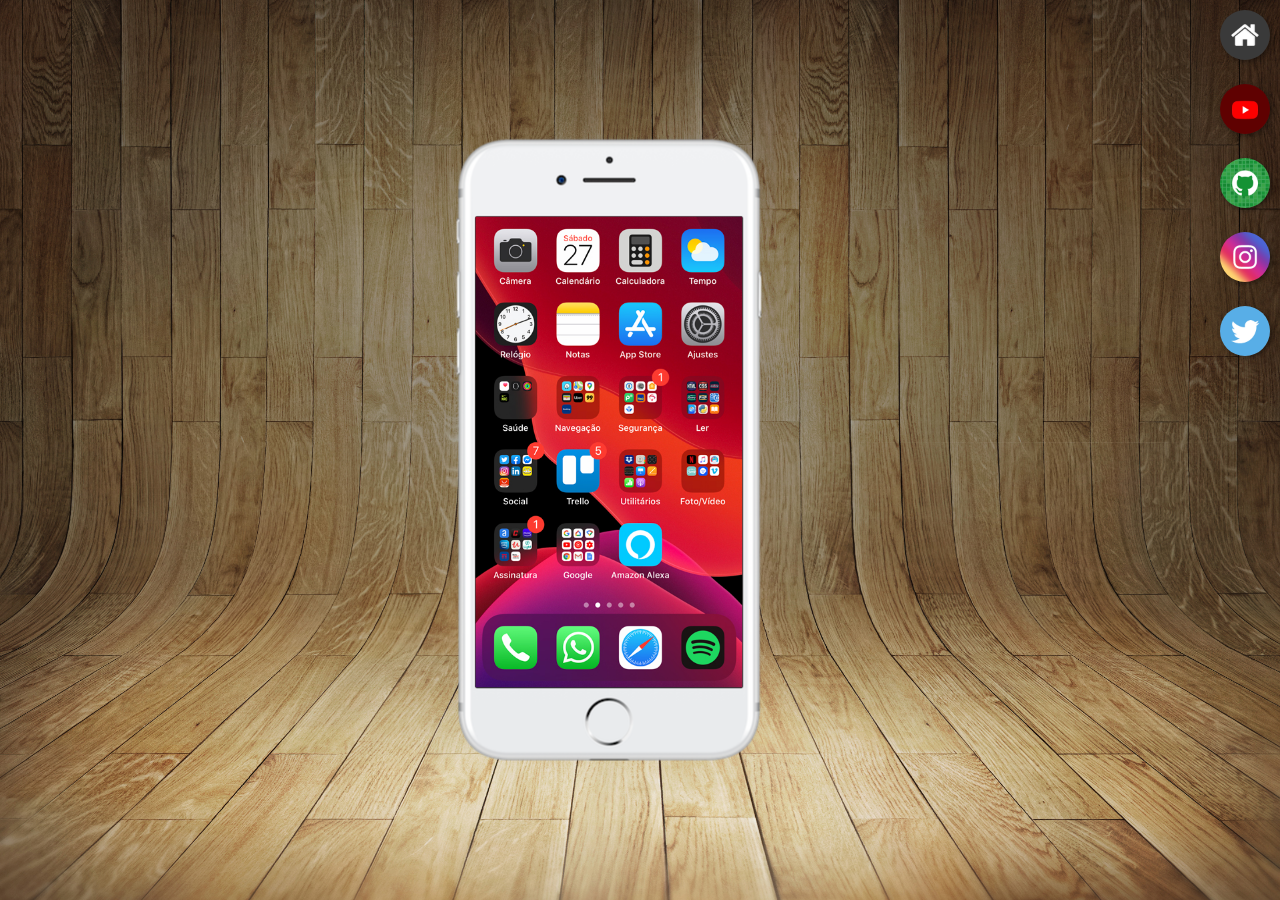
<file: index.html>
<!DOCTYPE html>
<html lang="pt-br">
<head>
    <meta charset="UTF-8">
    <meta name="viewport" content="width=device-width, initial-scale=1.0">
    <link rel="shortcut icon" href="imagens/favicon.ico" type="image/x-icon">
    <link rel="stylesheet" href="estilos/style.css">
    <title>Projeto Redes Sociais</title>
</head>
<body>
    <main>
        <section id="telefone">
            <iframe src="home.html" name= "tela" id="tela" frameborder="0">
                Seu navegador não é compatível com isso.
            </iframe>
        </section>
        <section id="redes-sociais">
           <a href="home.html" target="tela"><img src="imagens/logo-home.jpg" alt="Home"></a><br>
           <a href="youtube.html" target="tela"><img src="imagens/logo-youtube.jpg" alt="Youtube"></a><br>
           <a href="github.html" target="tela"><img src="imagens/logo-github.jpg" alt="Github"></a><br>
           <a href="instagram.html" target="tela"><img src="imagens/logo-instagram.jpg" alt="Instagram"></a><br>
           <a href="twitter.html" target="tela"><img src="imagens/logo-twitter.jpg" alt="Twitter"></a><br>
    
        </section>
    </main>

</body>
</html>
</file>
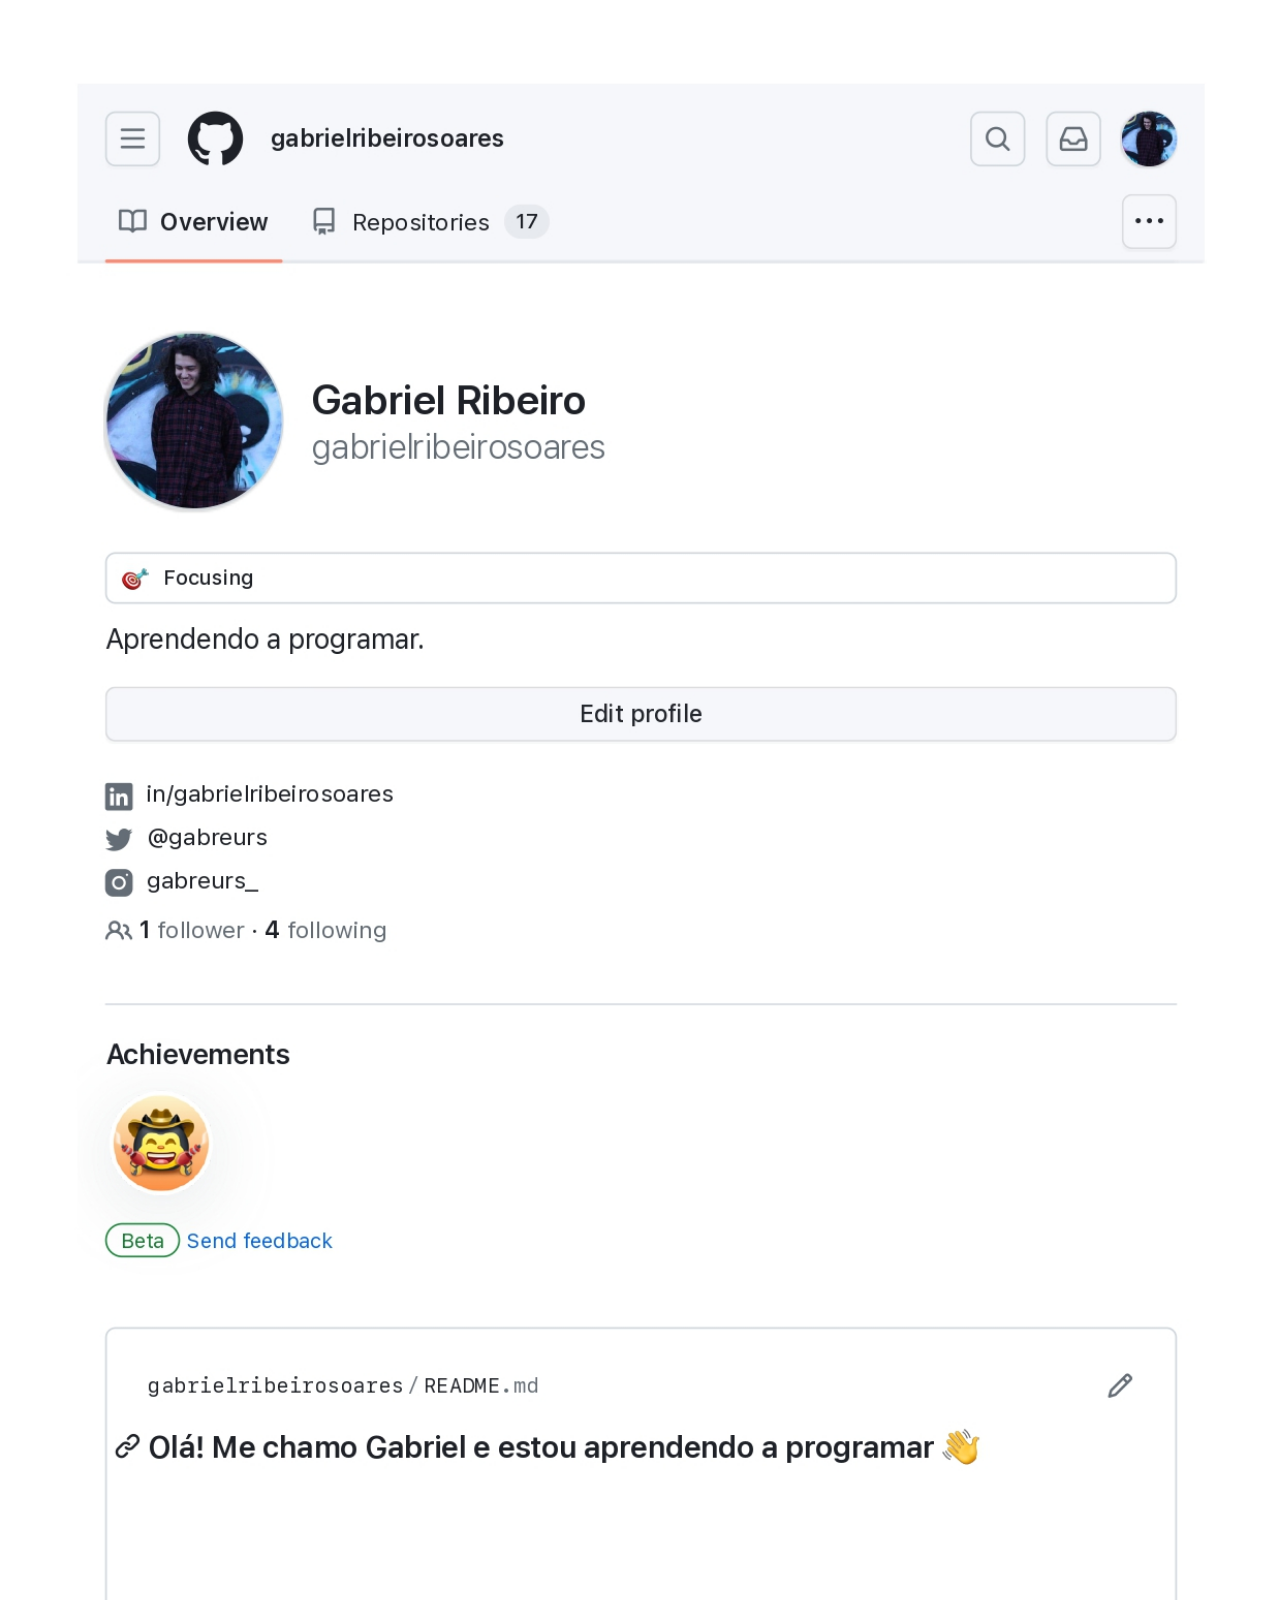
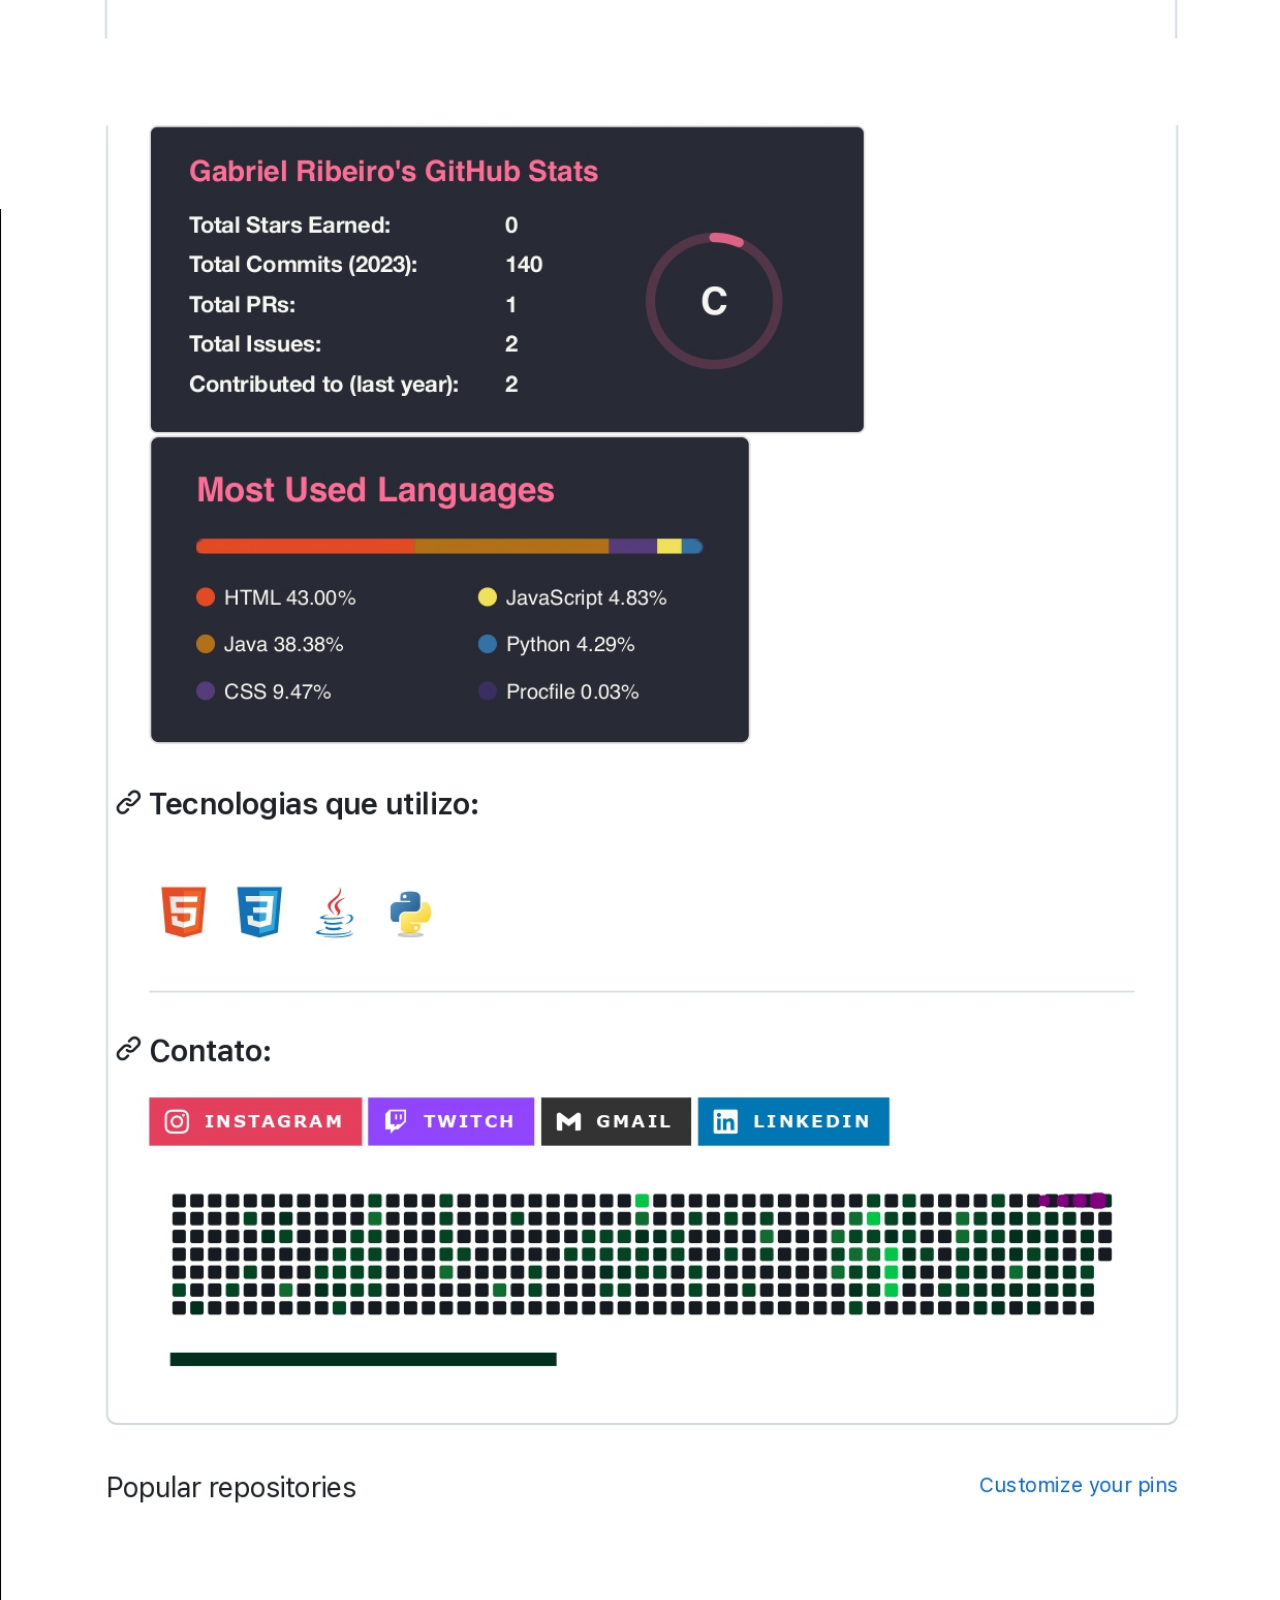
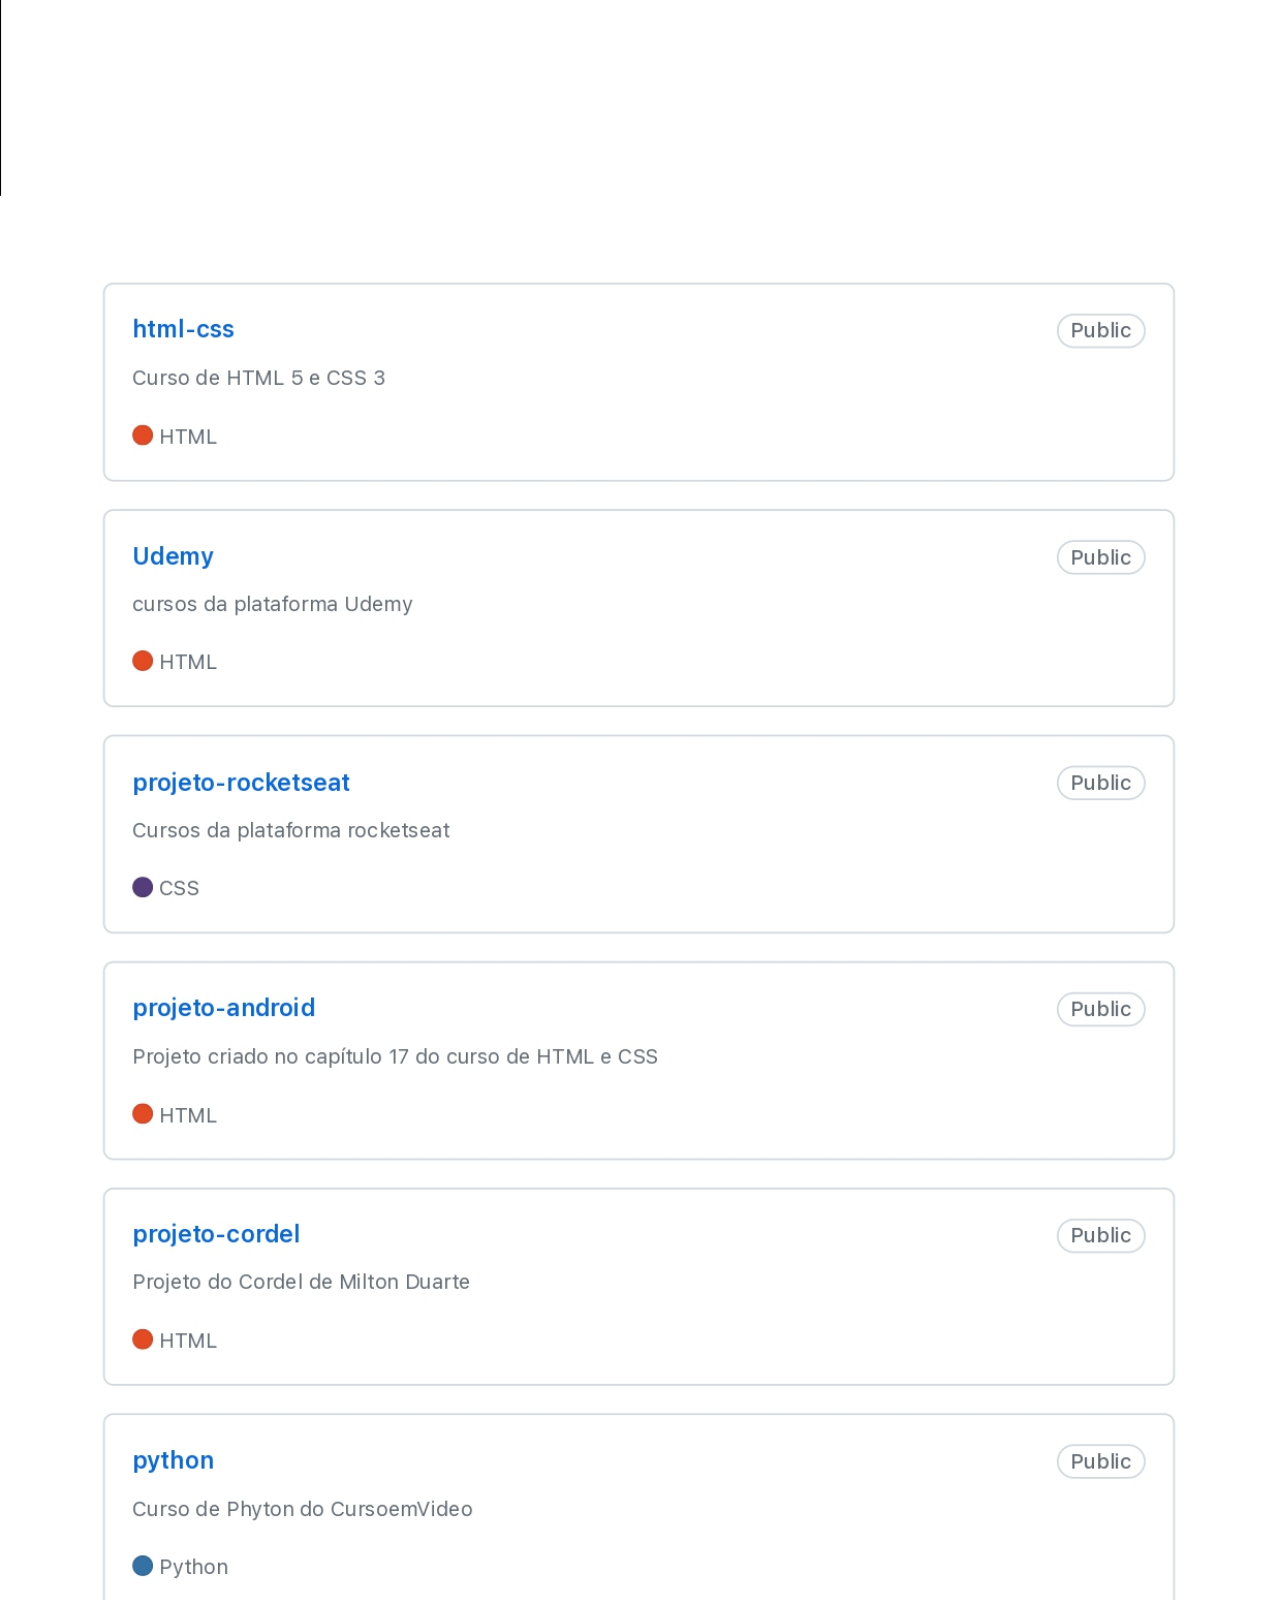
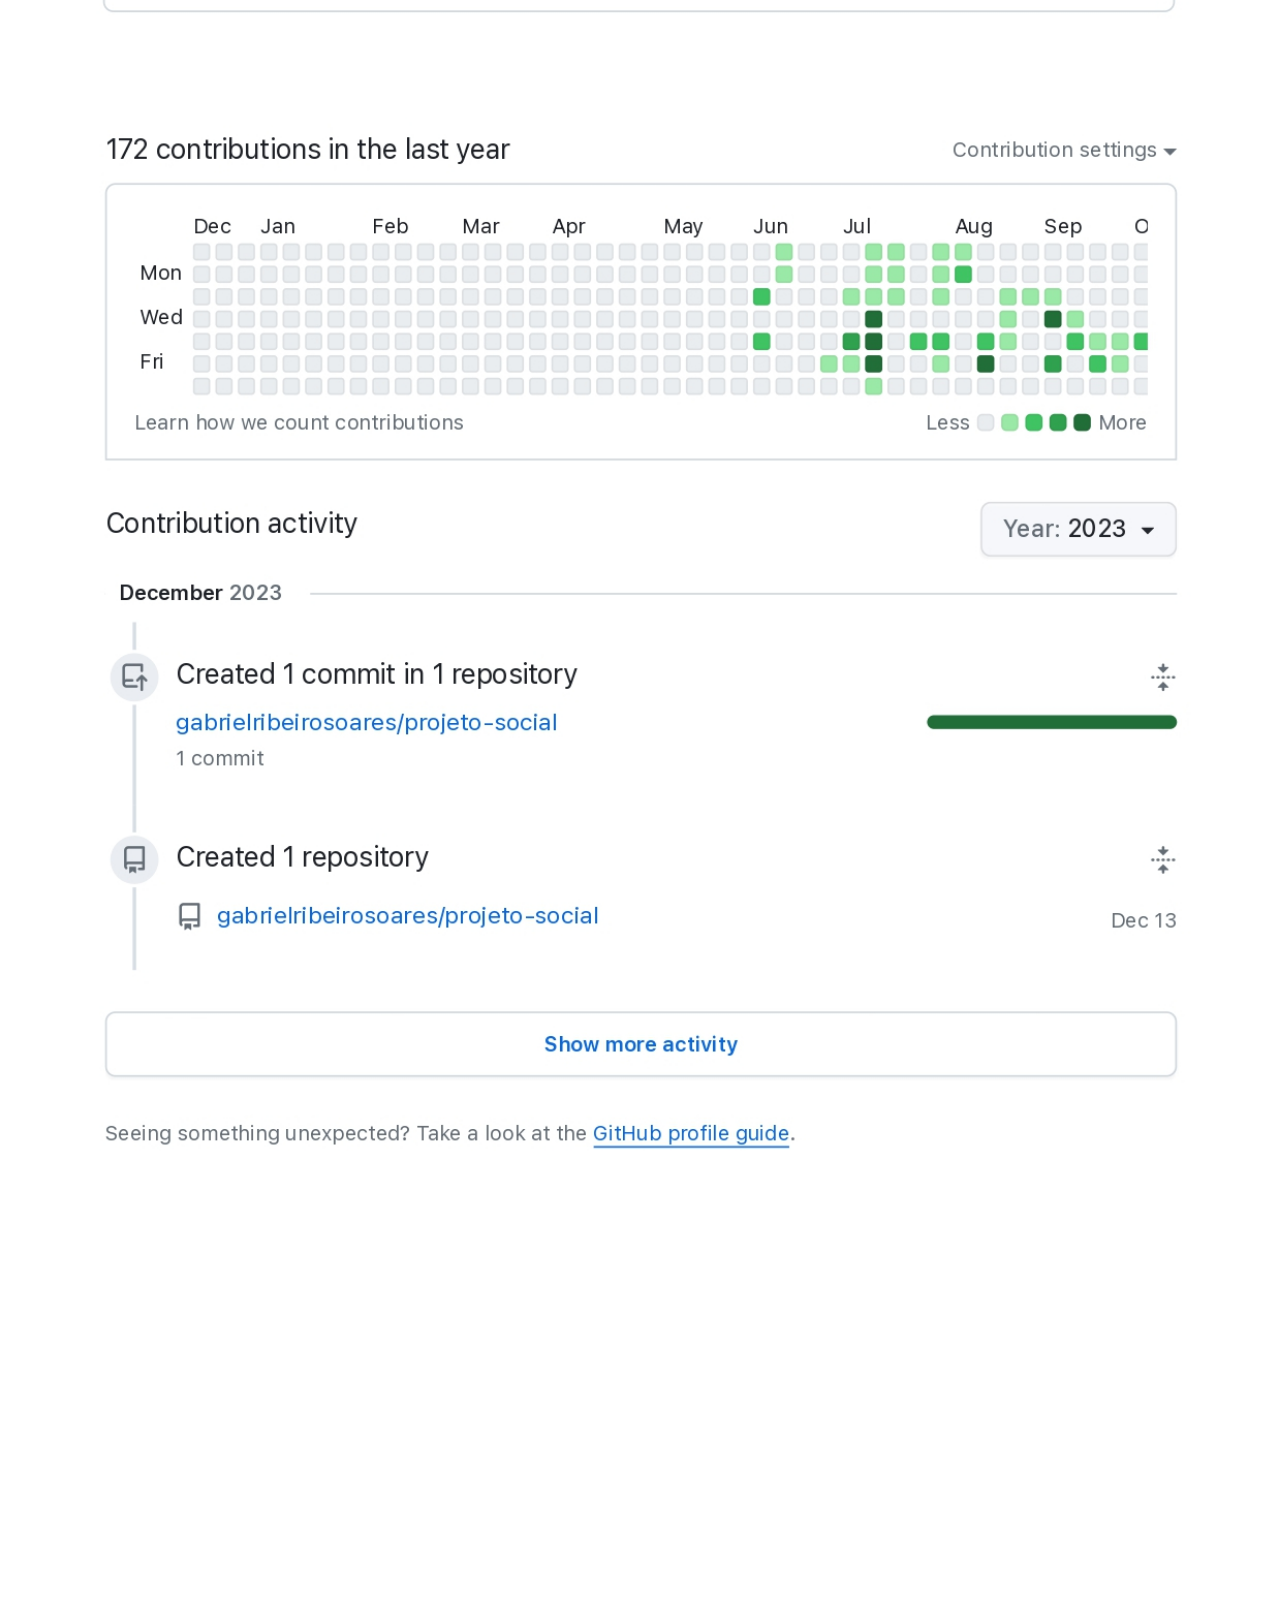
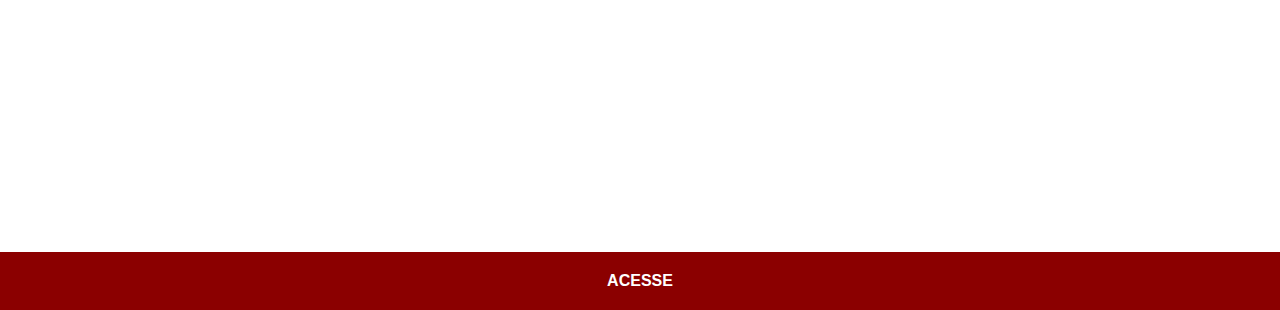
<file: github.html>
<!DOCTYPE html>
<html lang="pt-br">
<head>
    <meta charset="UTF-8">
    <meta name="viewport" content="width=device-width, initial-scale=1.0">
    <link rel="stylesheet" href="estilos/social.css">
    <title>GitHub</title>
</head>

<body>
    <img src="imagens/tela-github.jpg" alt="GitHub">
    <a href="https://github.com/gabrielribeirosoares" target="_blank" >ACESSE</a>
</body>
</html>
</file>
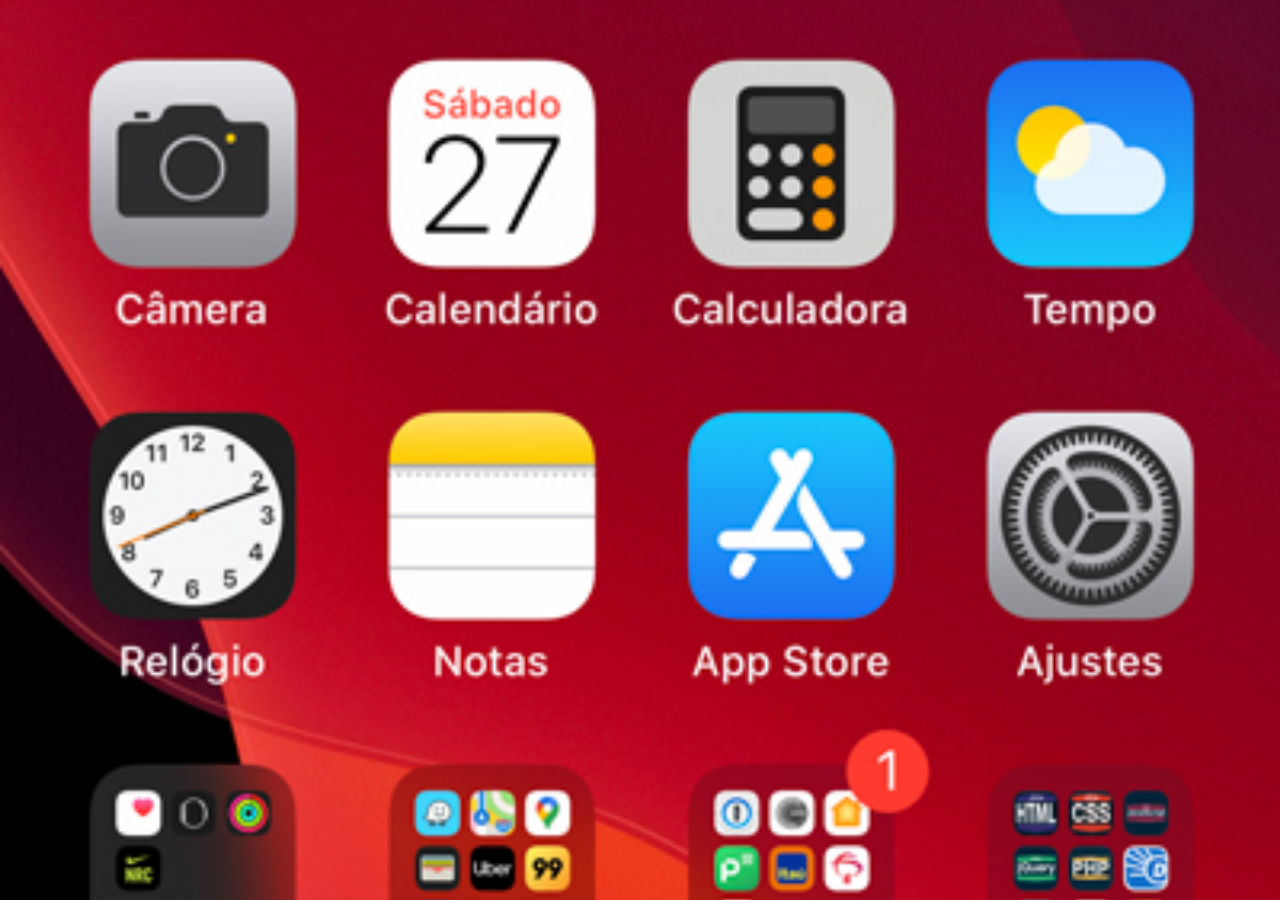
<file: home.html>
<!DOCTYPE html>
<html lang="pt-br">
<head>
    <meta charset="UTF-8">
    <meta name="viewport" content="width=device-width, initial-scale=1.0">
    <title>Home</title>
</head>
<style>
    *{
        margin: 0px;
        padding: 0px;

    }

    body {
        width: 100vw;
        height: 100vh;
        background: black url(imagens/tela-home.jpg) no-repeat top center;
        background-size: cover;
    }
</style>
<body>

</body>
</html>
</file>
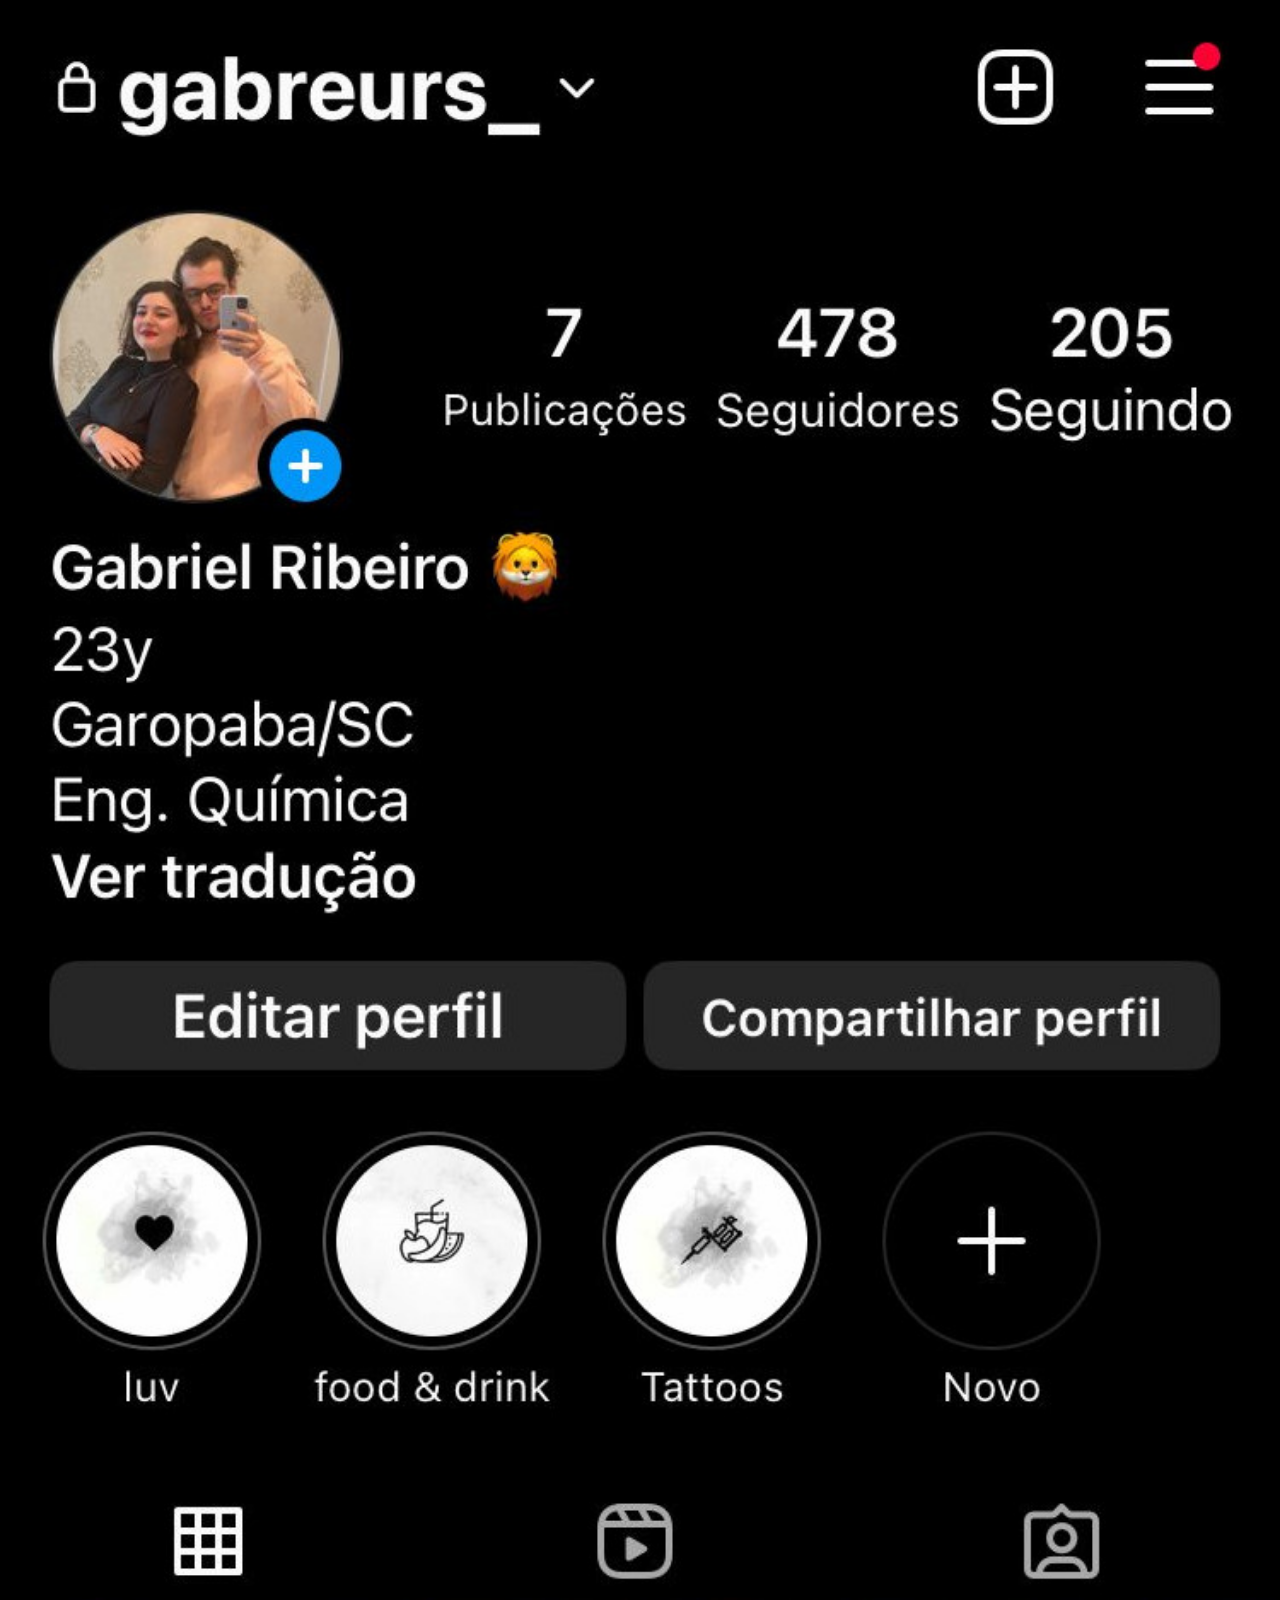
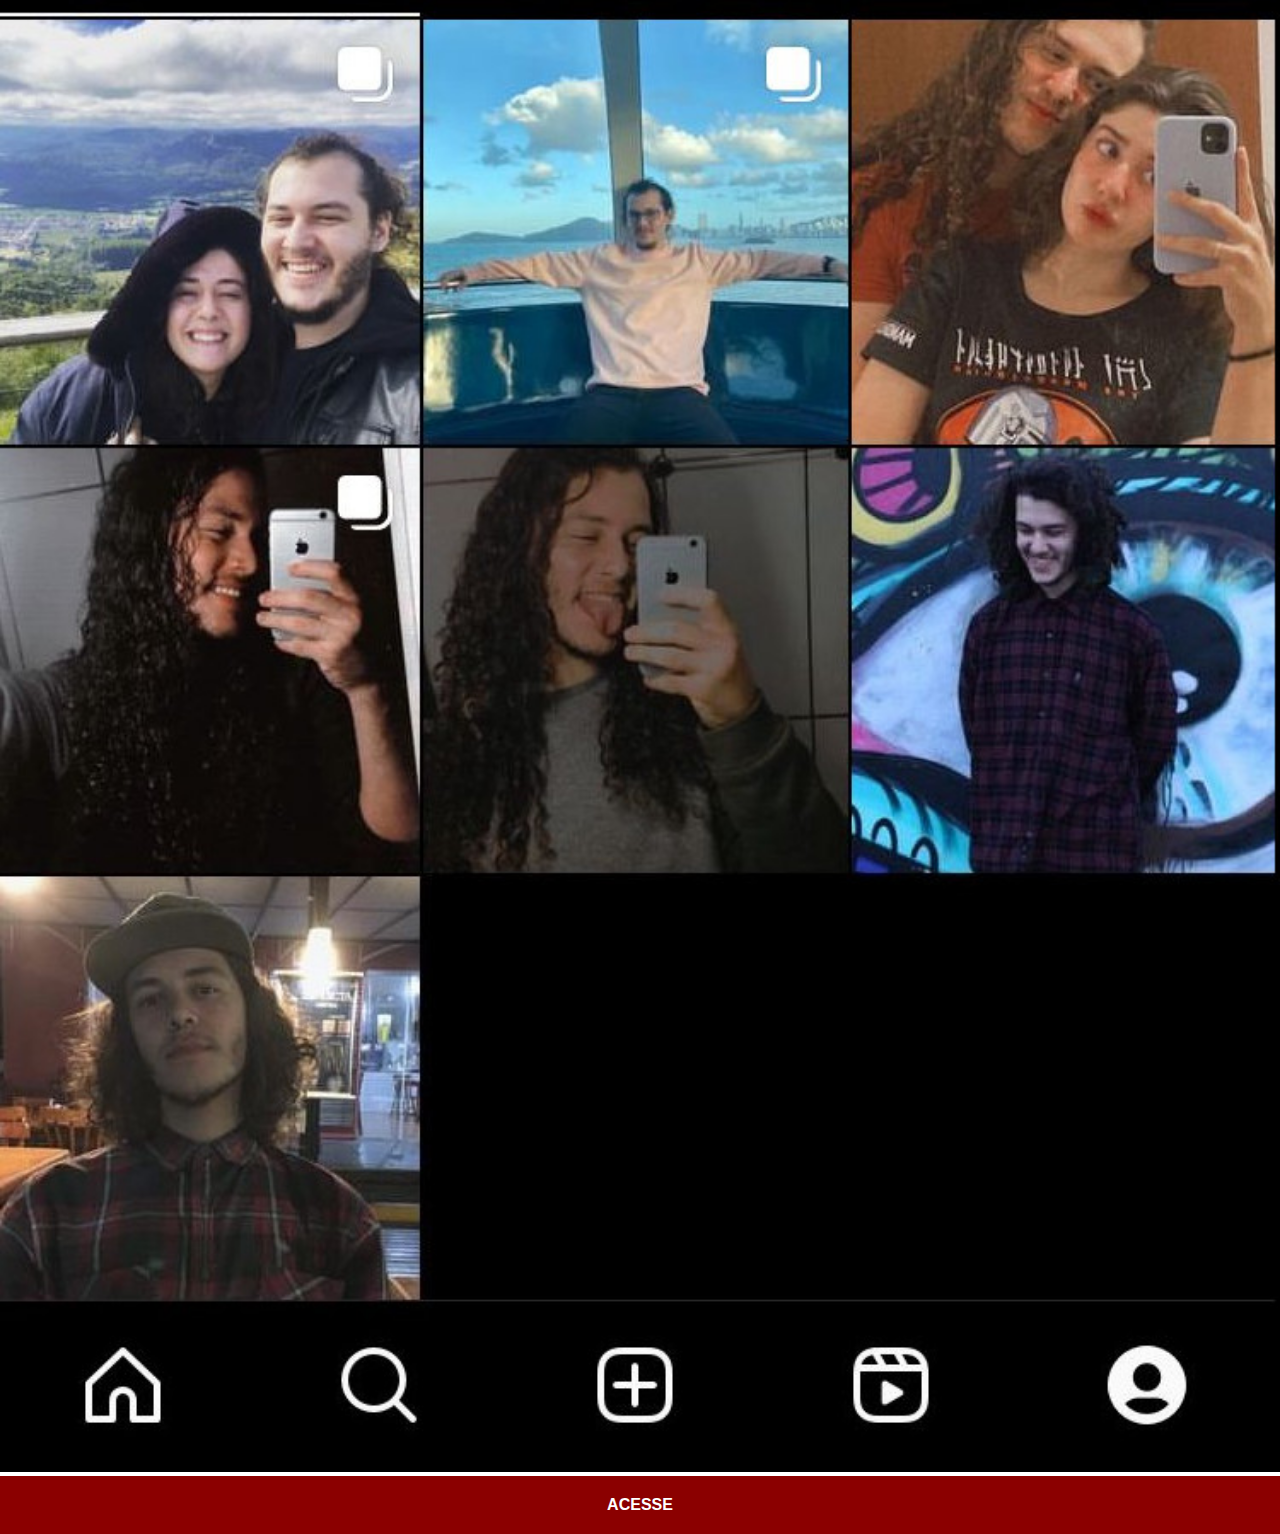
<file: instagram.html>
<!DOCTYPE html>
<html lang="pt-br">
<head>
    <meta charset="UTF-8">
    <meta name="viewport" content="width=device-width, initial-scale=1.0">
    <link rel="stylesheet" href="estilos/social.css">
    <title>Instagram</title>
</head>

<body>
    <img src="imagens/tela-instagram.jpg" alt="Instagram">
    <a href="https://www.instagram.com/gabreurs_" target="_blank" >ACESSE</a>
</body>
</html>
</file>
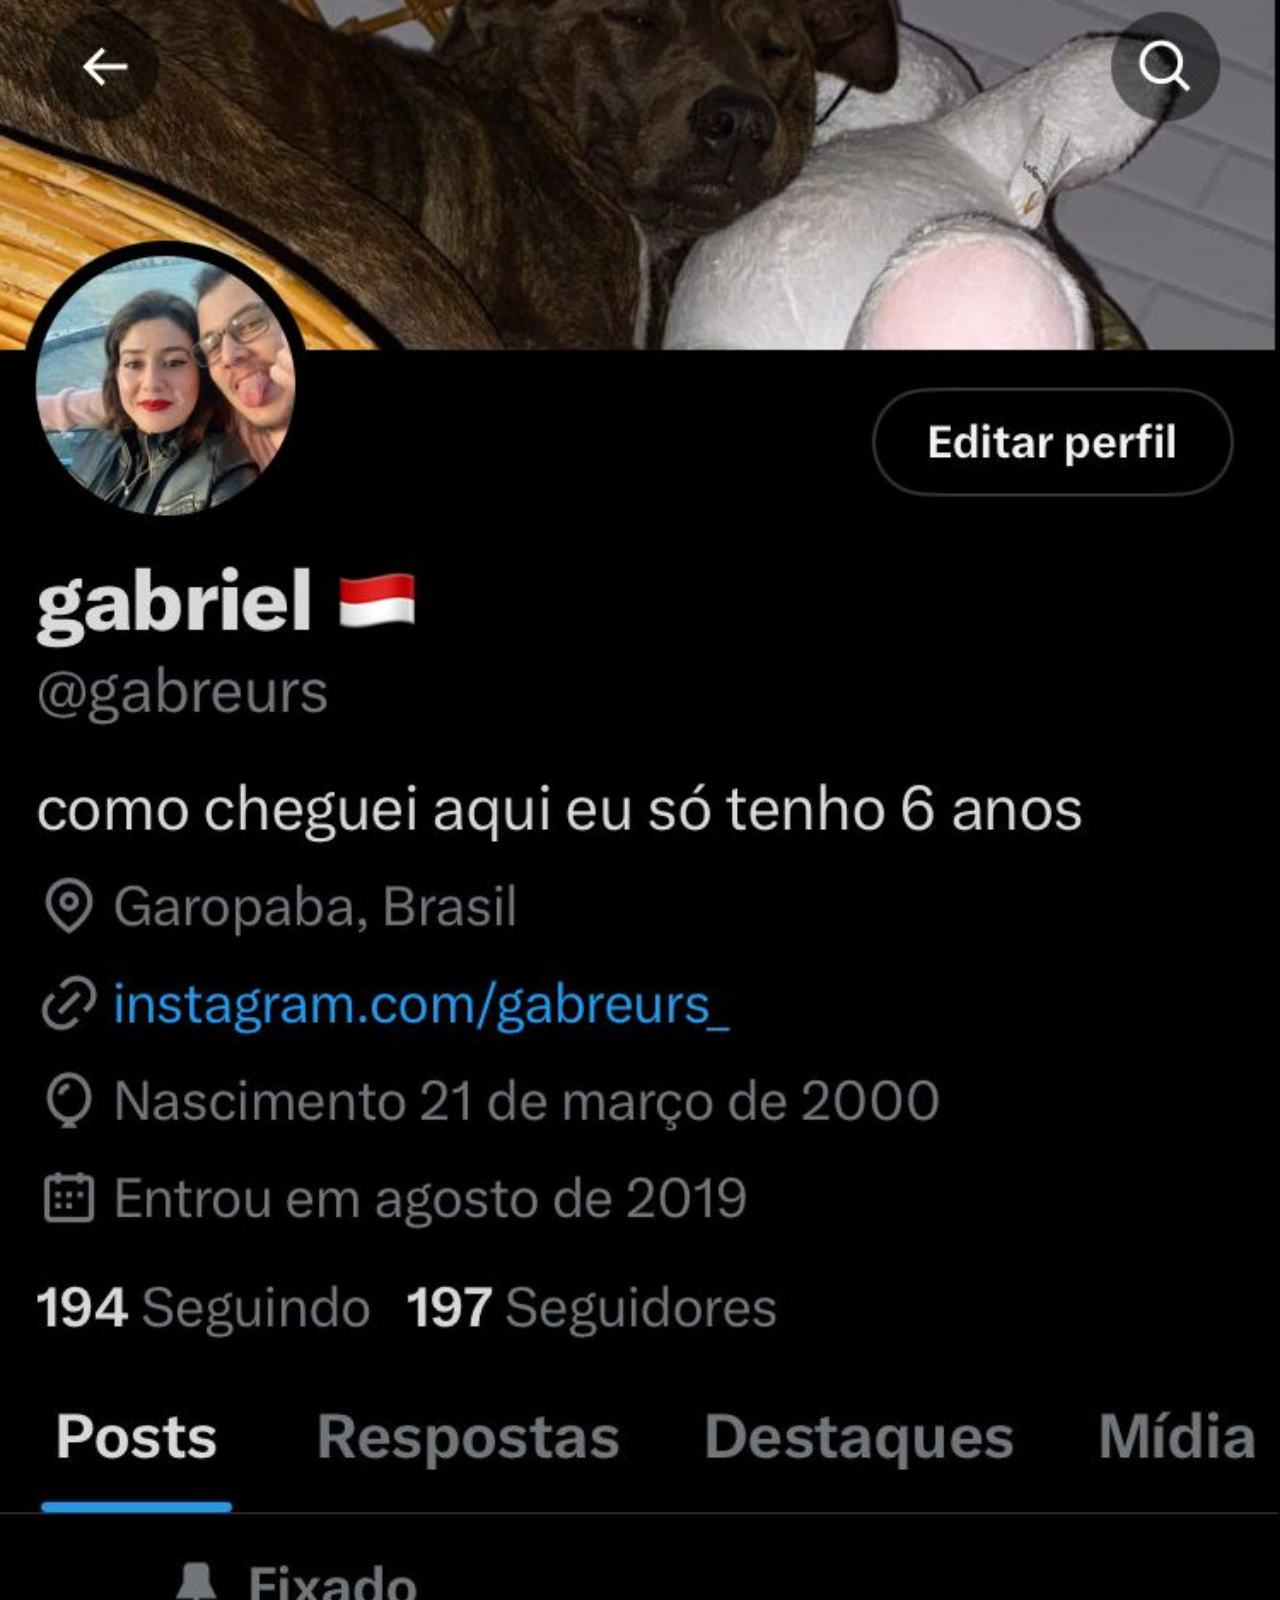
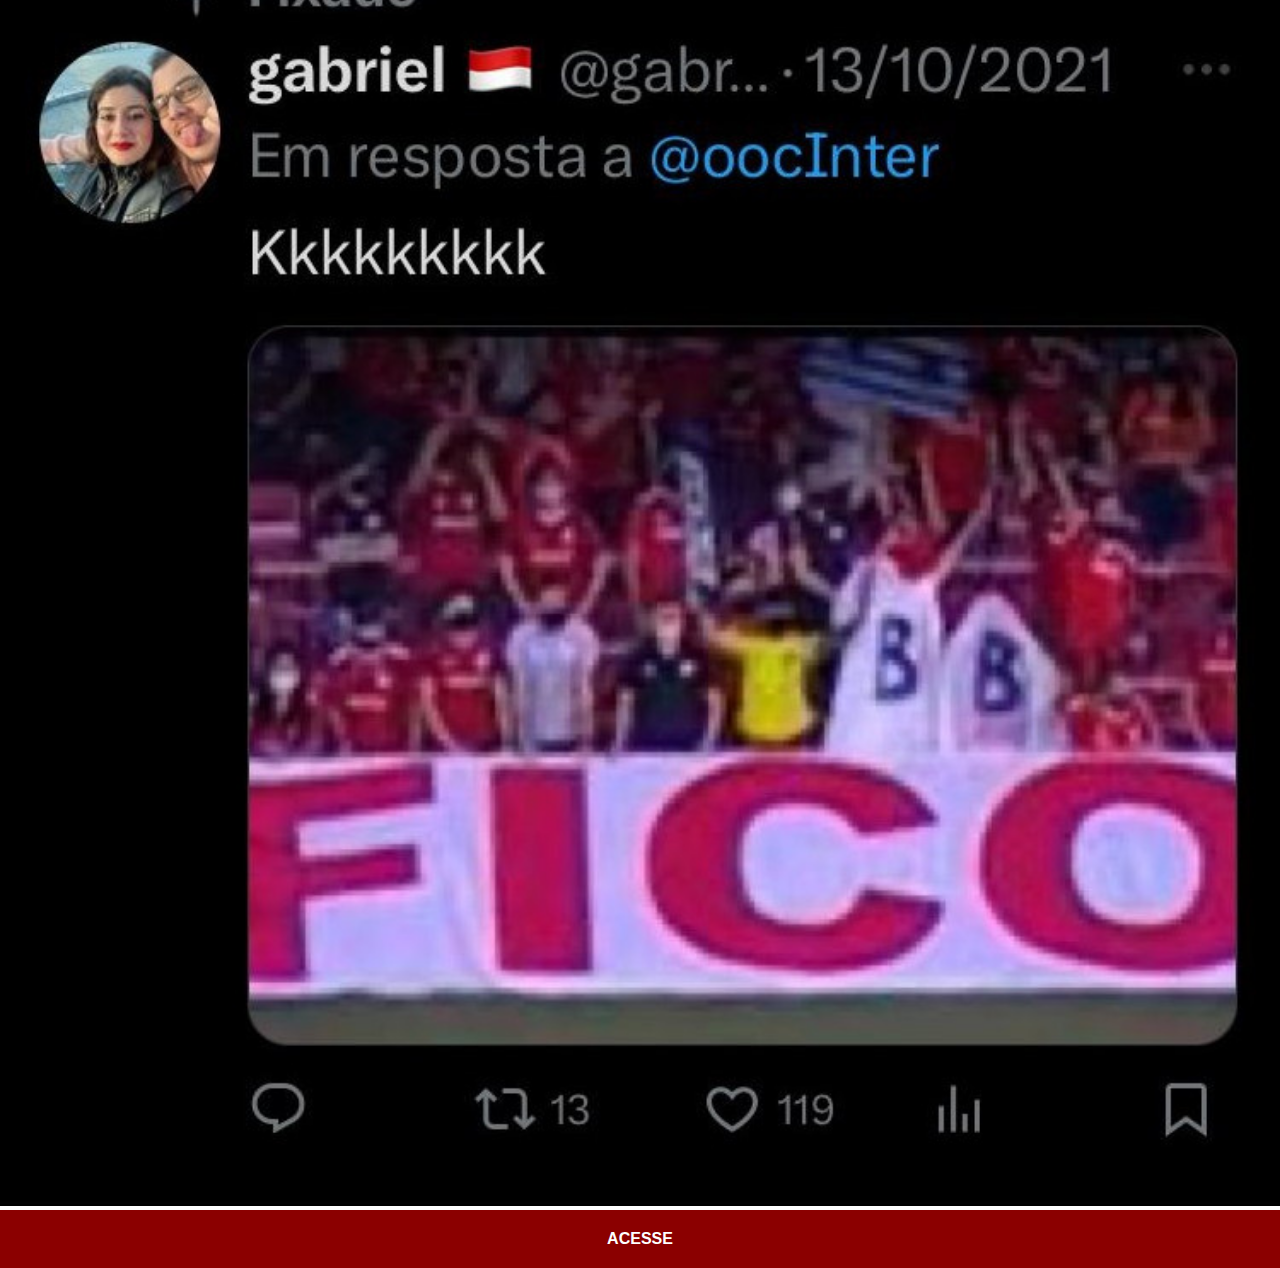
<file: twitter.html>
<!DOCTYPE html>
<html lang="pt-br">
<head>
    <meta charset="UTF-8">
    <meta name="viewport" content="width=device-width, initial-scale=1.0">
    <link rel="stylesheet" href="estilos/social.css">
    <title>Twitter</title>
</head>

<body>
    <img src="imagens/tela-twitter.jpg" alt="Twitter">
    <a href="https://twitter.com/gabreurs" target="_blank" >ACESSE</a>
</body>
</html>
</file>
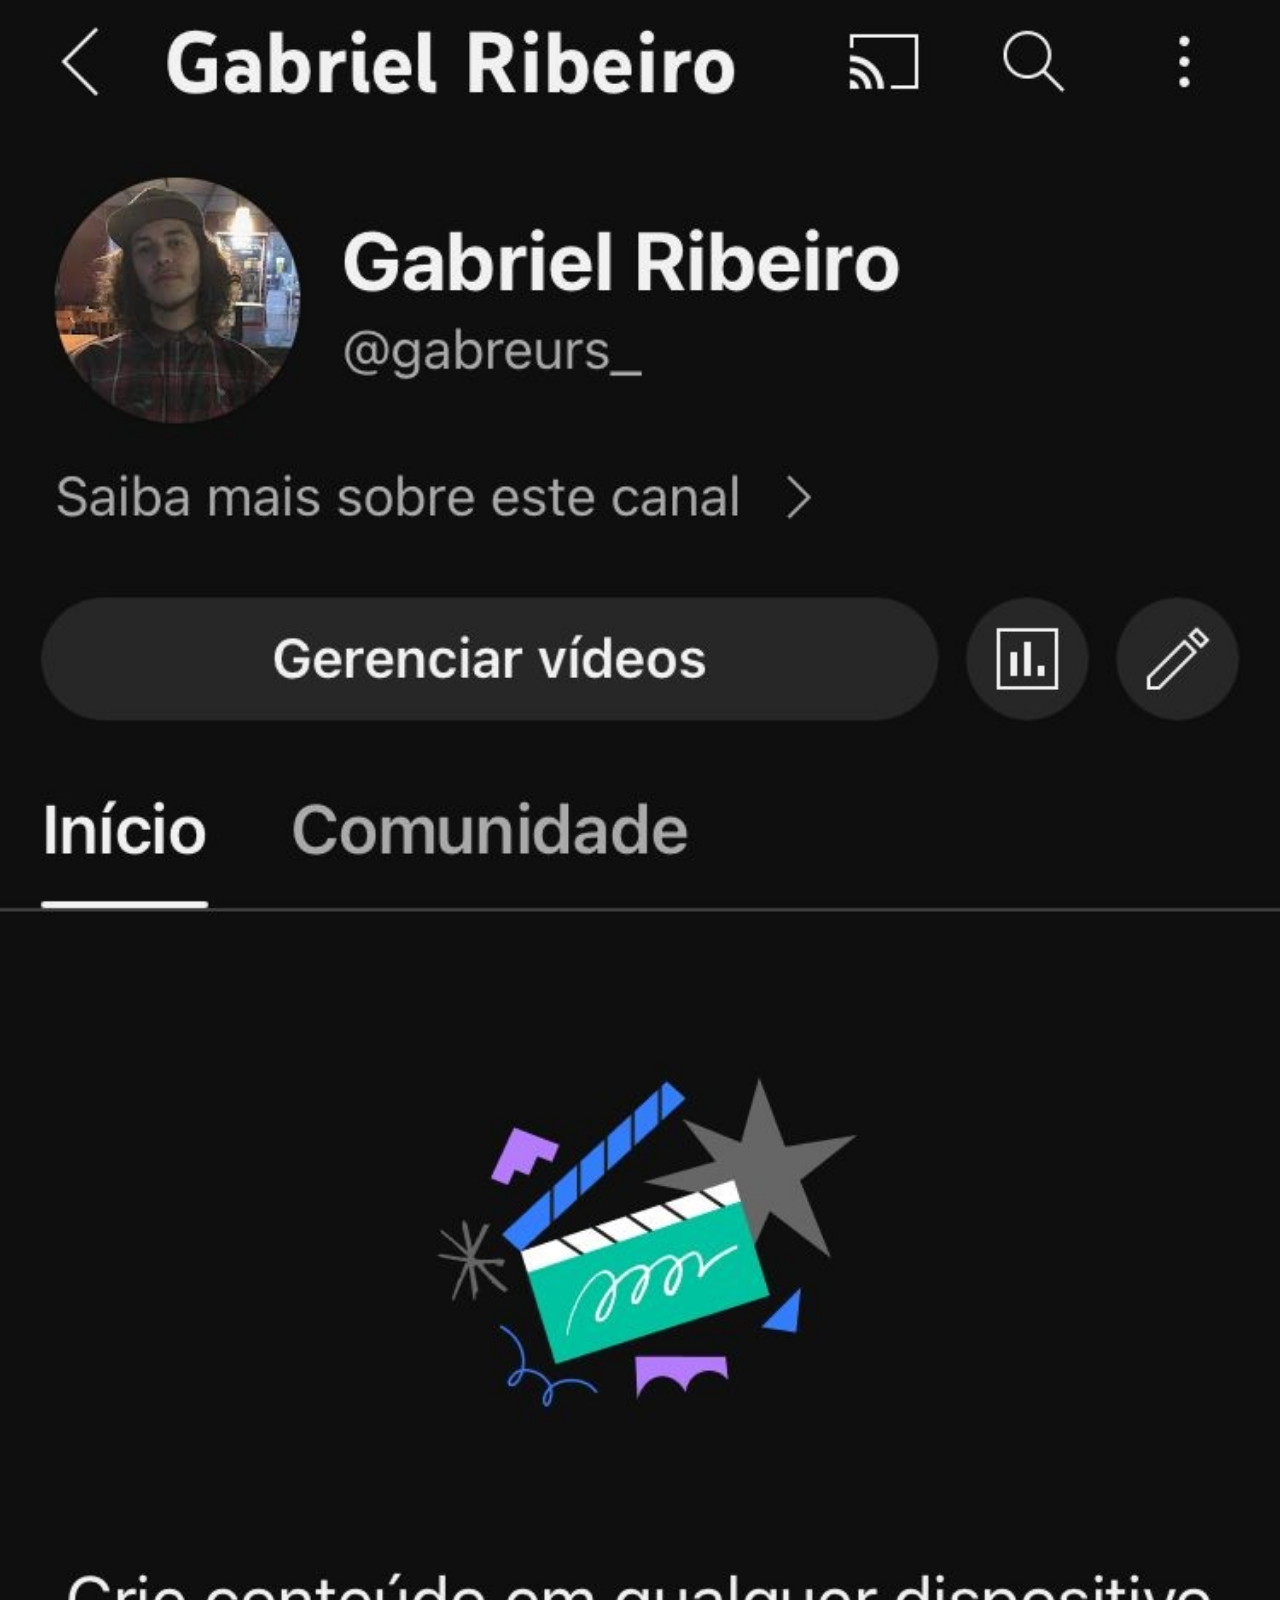
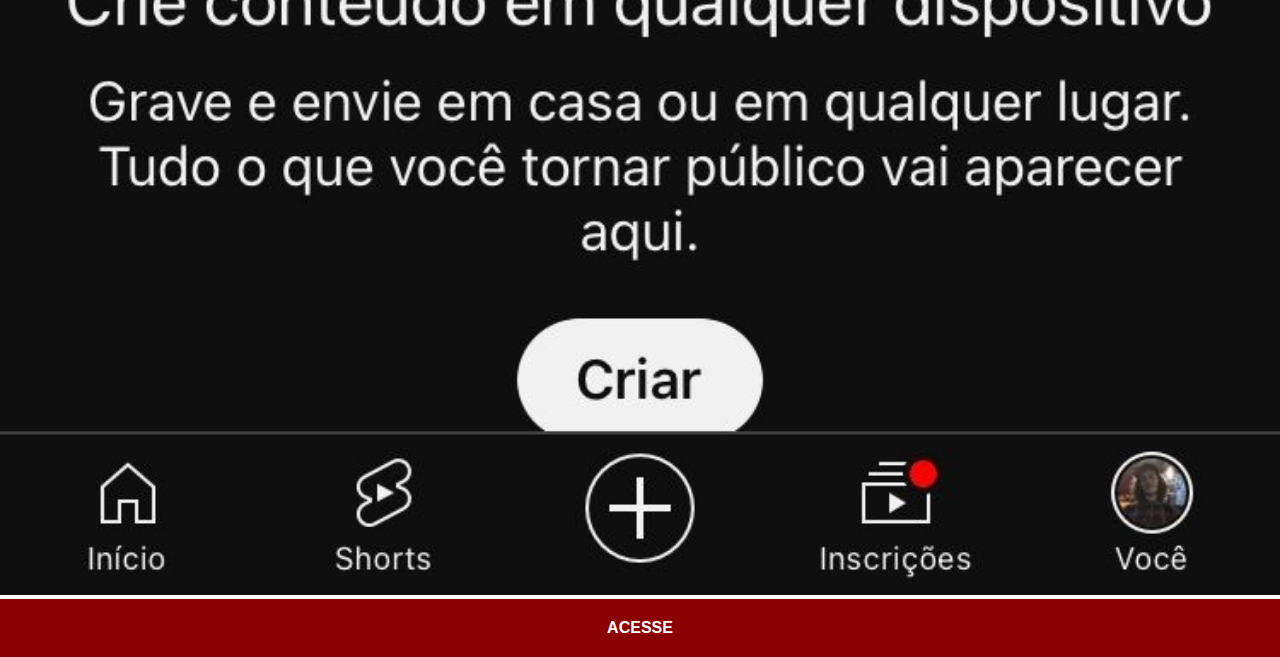
<file: youtube.html>
<!DOCTYPE html>
<html lang="pt-br">
<head>
    <meta charset="UTF-8">
    <meta name="viewport" content="width=device-width, initial-scale=1.0">
    <link rel="stylesheet" href="estilos/social.css">
    <title>YouTube</title>
</head>

<body>
    <img src="imagens/tela-youtube.jpg" alt="YouTube">
    <a href="https://www.youtube.com/@gabreurs_" target="_blank" >ACESSE</a>
</body>
</html>
</file>
<file: estilos/style.css>
@charset "UTF-8";

* {
    margin: 0px;
    padding: 0px;
    font-family: Arial, Helvetica, sans-serif;

}

html, body {
    height: 100vh;
    width: 100vw;
    background-color: black;

}

body {
    background: url('../imagens/fundo-madeira.jpg') no-repeat top center;
    background-size:  cover;
    background-attachment: fixed;
}

main {
    height: 100vh;
    position: relative;

}

section#telefone {
    position: absolute;
    top: 50%;
    left: 50%;
    transform: translate(-60%, -50%);
    height: 627px;
    width: 311px;
    background: url('../imagens/frame-iphone.png') no-repeat;

}

iframe#tela {
    position: relative;
    top: 80px;
    left: 22px;
    width: 267px;
    height: 471px;
}

section#redes-sociais {
    text-align: right;
}

section#redes-sociais img {
    width: 50px;
    margin: 10px;
    border-radius: 50%;
    box-shadow: 2px 2px 5px rgba(0,0,0,0.400);
    box-sizing: border-box;

}

section#redes-sociais img:hover{
    border: 2px solid rgba(255, 255, 255, 0.6);
    transform: translate(-3px, -3px);
    box-shadow: 5px 5px 10px rgba(0, 0, 0, 0.6);
    transition: transform 0.5s, border 1s;
}
</file>
<file: estilos/social.css>
@charset "UTF-8";
* {
    margin: 0px;
    padding: 0px;
    font-family: Arial, Helvetica, sans-serif;
}

::-webkit-scrollbar {
    width: 0px;
    height: 0px;

}
img {
    width: 100vw;

}

a {
    display: block;
    background-color: darkred;
    color: white;
    padding: 20px;
    text-align: center;
    font-weight: bolder;
    text-decoration: none;

}

a:hover {
    background-color: red;
}
</file>
